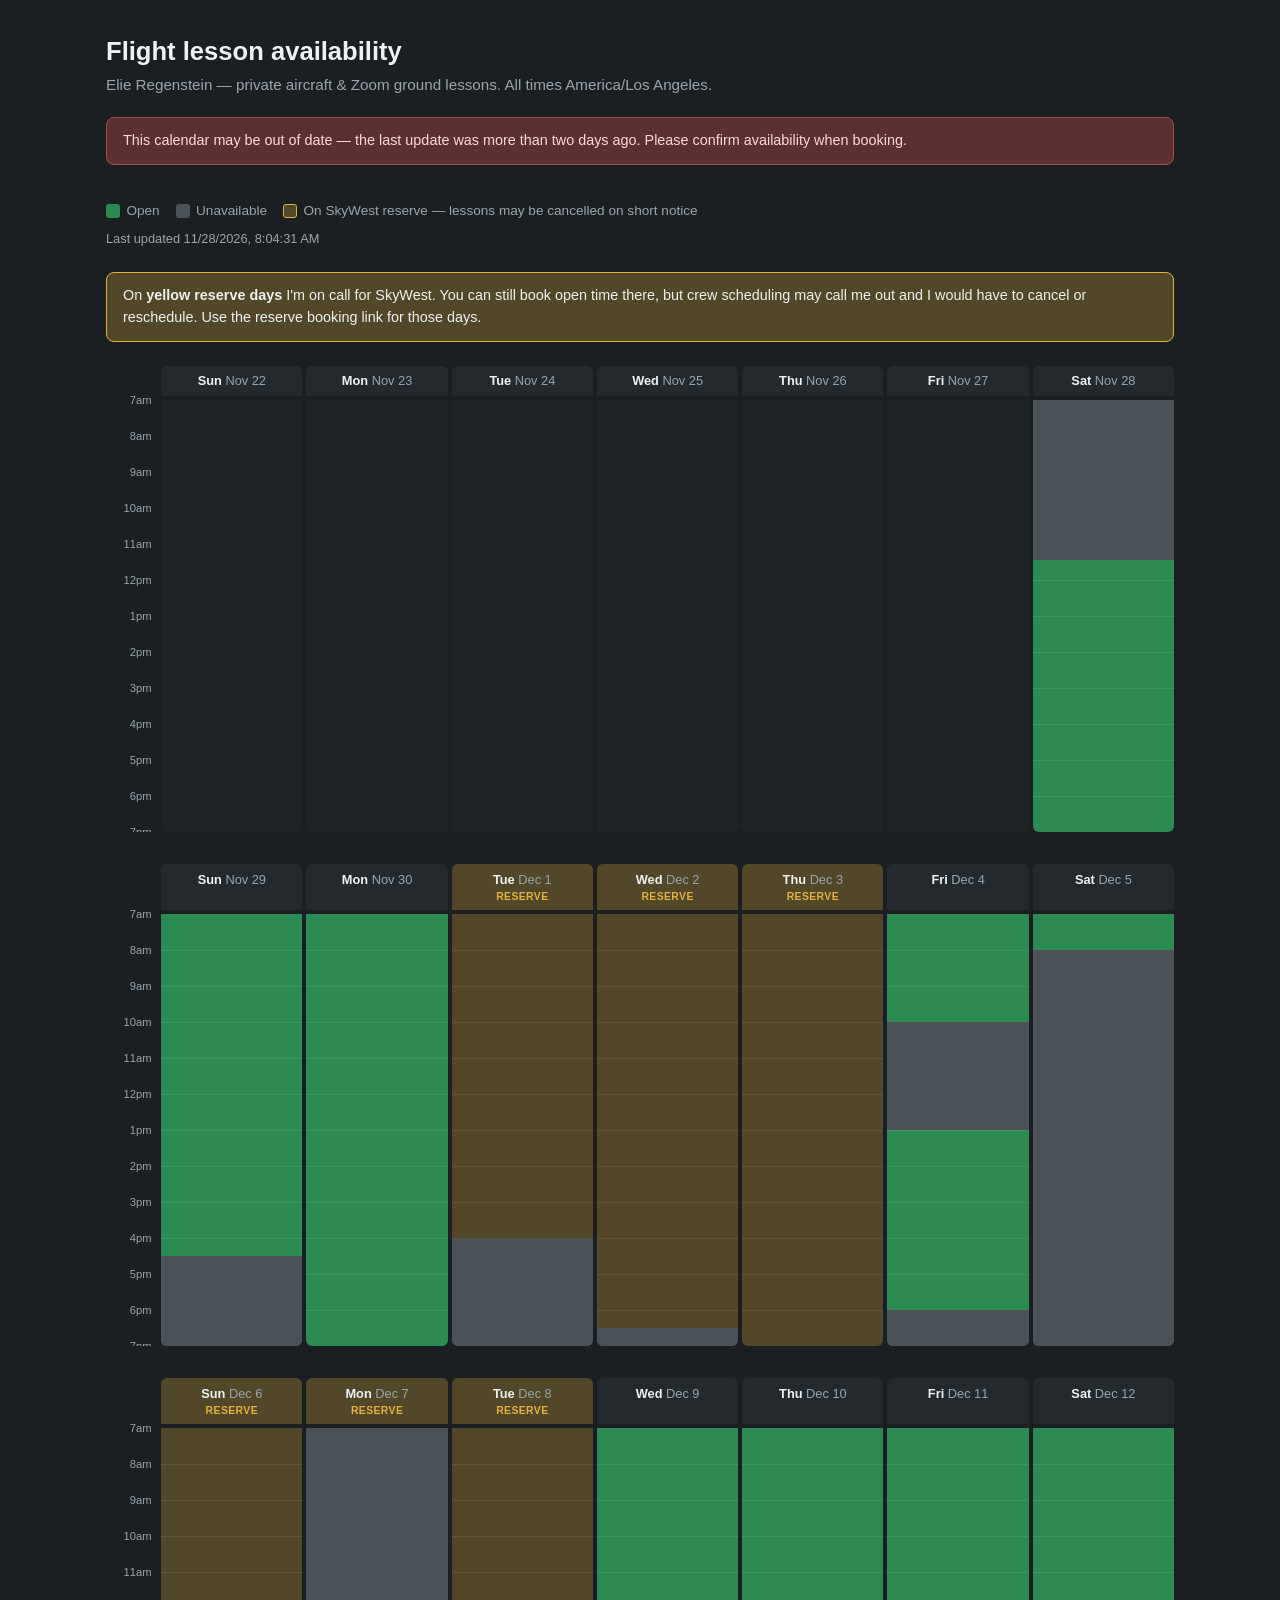
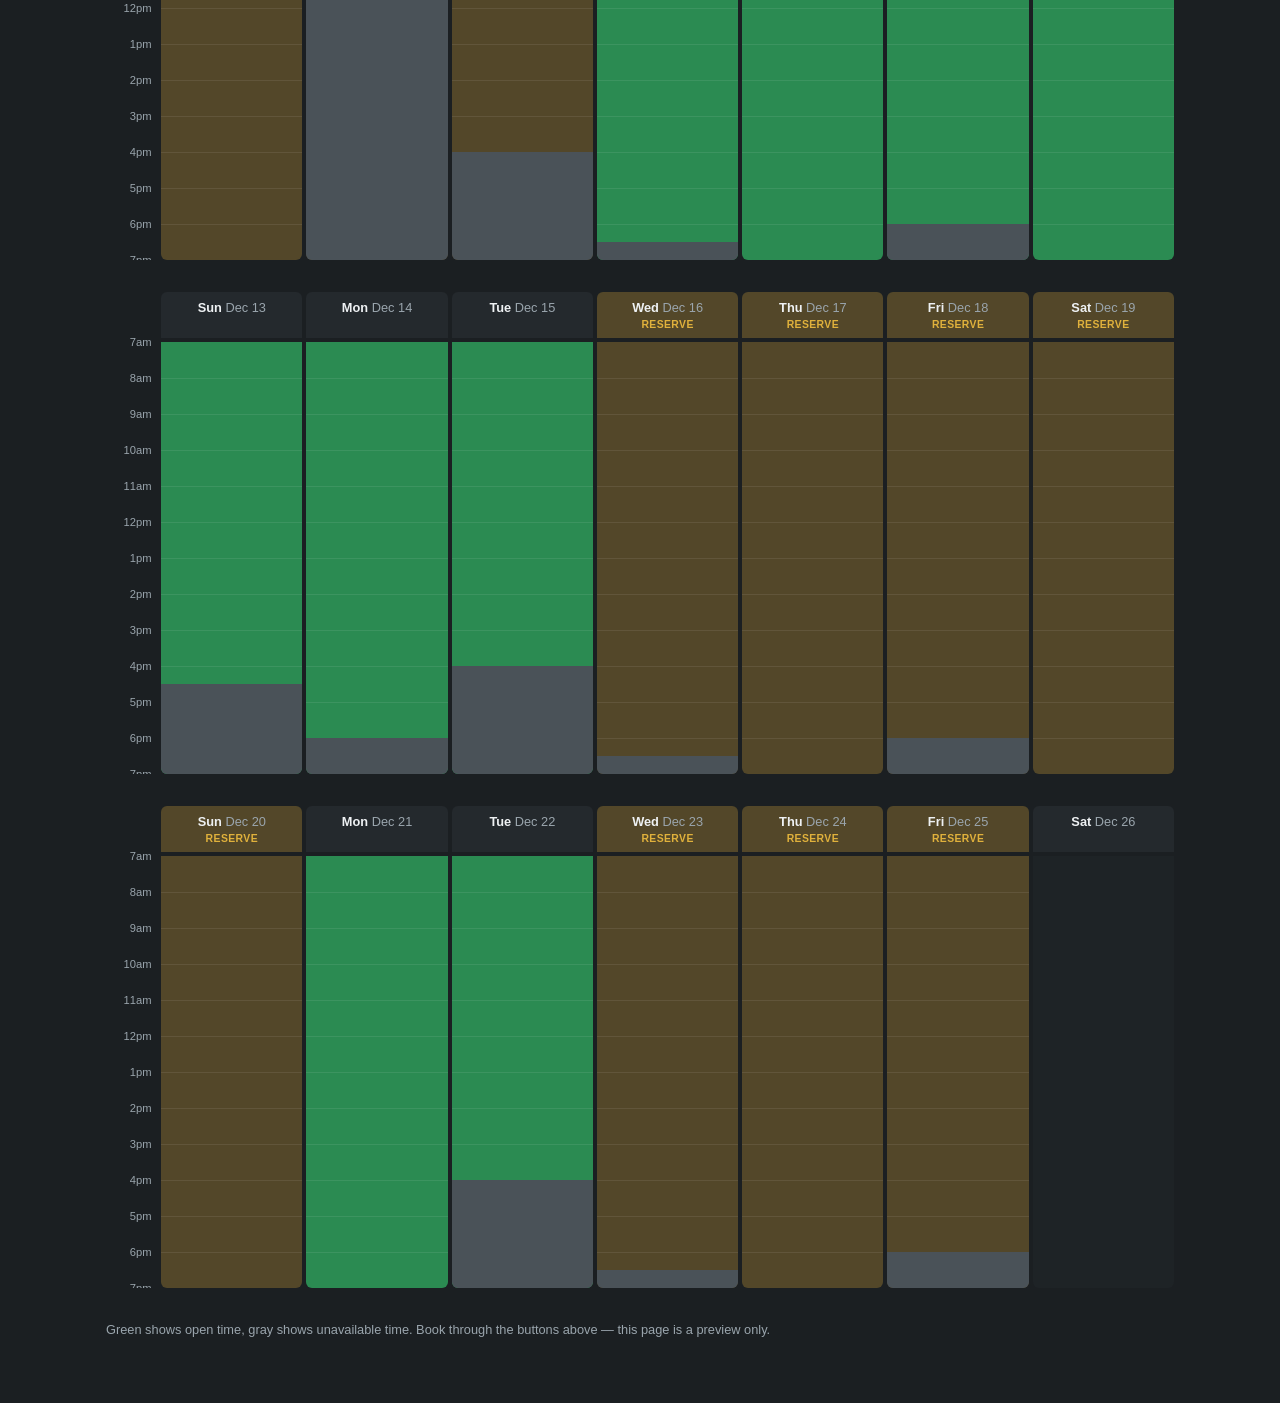
<file: availability/index.html>
<!DOCTYPE html>
<html lang="en">
<head>
<meta charset="utf-8" />
<meta name="viewport" content="width=device-width, initial-scale=1" />
<title>Lesson availability — Elie Regenstein</title>
<meta name="robots" content="noindex" />
<style>
  :root {
    --bg: #1b1f22;
    --panel: #24292d;
    --text: #eef1f3;
    --muted: #9aa5ad;
    --open: #2e9e5b;
    --open-soft: rgba(46, 158, 91, 0.85);
    --busy: #4a5258;
    --reserve: #e0b13c;
    --reserve-soft: rgba(224, 177, 60, 0.28);
    --line: rgba(255, 255, 255, 0.08);
  }
  * { box-sizing: border-box; }
  body {
    margin: 0;
    font-family: -apple-system, BlinkMacSystemFont, "Segoe UI", Roboto, Helvetica, Arial, sans-serif;
    background: var(--bg);
    color: var(--text);
    line-height: 1.5;
  }
  .wrap { max-width: 1100px; margin: 0 auto; padding: 2rem 1rem 4rem; }
  h1 { font-size: 1.6rem; font-weight: 600; margin: 0 0 0.25rem; }
  .sub { color: var(--muted); margin: 0 0 1.25rem; font-size: 0.95rem; }
  .actions { display: flex; flex-wrap: wrap; gap: 0.75rem; margin: 0 0 1rem; }
  .btn {
    display: inline-block;
    padding: 0.6rem 1.1rem;
    border-radius: 8px;
    font-weight: 600;
    text-decoration: none;
    font-size: 0.95rem;
  }
  .btn-confirmed { background: var(--open); color: #fff; }
  .btn-confirmed:hover { background: #37b96b; }
  .btn-reserve { background: var(--reserve); color: #201a06; }
  .btn-reserve:hover { background: #ecc35a; }
  .legend {
    display: flex; flex-wrap: wrap; gap: 1rem;
    font-size: 0.85rem; color: var(--muted);
    margin: 0 0 0.5rem;
  }
  .legend span { display: inline-flex; align-items: center; gap: 0.4rem; }
  .chip { width: 14px; height: 14px; border-radius: 3px; display: inline-block; }
  .chip-open { background: var(--open-soft); }
  .chip-busy { background: var(--busy); }
  .chip-reserve { background: var(--reserve-soft); border: 1px solid var(--reserve); }
  .stamp { color: var(--muted); font-size: 0.8rem; margin: 0 0 1.5rem; }
  .banner {
    background: #5a3030; border: 1px solid #a05050; color: #ffd9d9;
    border-radius: 8px; padding: 0.75rem 1rem; margin: 0 0 1.25rem;
    font-size: 0.9rem;
  }
  .banner.hidden, .actions a.hidden { display: none; }
  .reserve-note {
    background: var(--reserve-soft); border: 1px solid var(--reserve);
    border-radius: 8px; padding: 0.75rem 1rem; margin: 0 0 1.5rem;
    font-size: 0.9rem;
  }
  .week { margin: 0 0 2rem; }
  .week-scroller { overflow-x: auto; }
  .week-grid {
    display: grid;
    grid-template-columns: 3.2rem repeat(7, minmax(88px, 1fr));
    gap: 4px;
    min-width: 700px;
  }
  .day-head {
    text-align: center; font-size: 0.8rem; padding: 0.35rem 0.15rem;
    background: var(--panel); border-radius: 6px 6px 0 0;
  }
  .day-head .dow { font-weight: 600; }
  .day-head .dom { color: var(--muted); }
  .day-head.is-reserve { background: var(--reserve-soft); }
  .day-head .badge {
    display: block; font-size: 0.65rem; font-weight: 700;
    color: var(--reserve); text-transform: uppercase; letter-spacing: 0.04em;
  }
  .hours-col { position: relative; }
  .hours-col .hr {
    position: absolute; right: 0.35rem; transform: translateY(-50%);
    font-size: 0.7rem; color: var(--muted);
  }
  .day-track {
    position: relative; border-radius: 0 0 6px 6px; overflow: hidden;
    background: var(--open-soft);
  }
  .day-track.is-reserve { background: var(--reserve-soft); }
  .day-track.is-empty { background: var(--panel); opacity: 0.4; }
  .day-track .gridline {
    position: absolute; left: 0; right: 0; height: 1px;
    background: var(--line); pointer-events: none;
  }
  .day-track .busy {
    position: absolute; left: 0; right: 0;
    background: var(--busy);
  }
  .loading, .error { color: var(--muted); padding: 2rem 0; }
  .error { color: #ffb3b3; }
  footer { color: var(--muted); font-size: 0.8rem; margin-top: 2rem; }
</style>
</head>
<body>
<div class="wrap">
  <h1>Flight lesson availability</h1>
  <p class="sub">Elie Regenstein — private aircraft &amp; Zoom ground lessons. <span id="tz-note"></span></p>

  <div id="stale-banner" class="banner hidden">
    This calendar may be out of date — the last update was more than two days ago.
    Please confirm availability when booking.
  </div>

  <div class="actions">
    <a id="btn-confirmed" class="btn btn-confirmed hidden" href="#">Book a lesson</a>
    <a id="btn-reserve" class="btn btn-reserve hidden" href="#">Book on a reserve day (may cancel)</a>
  </div>

  <div class="legend">
    <span><span class="chip chip-open"></span> Open</span>
    <span><span class="chip chip-busy"></span> Unavailable</span>
    <span><span class="chip chip-reserve"></span> On SkyWest reserve — lessons may be cancelled on short notice</span>
  </div>
  <p class="stamp" id="stamp"></p>

  <div id="reserve-note" class="reserve-note hidden">
    On <strong>yellow reserve days</strong> I'm on call for SkyWest. You can still book
    open time there, but crew scheduling may call me out and I would have to cancel or
    reschedule. Use the reserve booking link for those days.
  </div>

  <div id="calendar"><p class="loading">Loading availability…</p></div>

  <footer>Green shows open time, gray shows unavailable time. Book through the
  buttons above — this page is a preview only.</footer>
</div>

<script>
(function () {
  "use strict";

  var STALE_HOURS = 48;
  var PX_PER_MINUTE = 0.6;

  function minutesOf(hhmm) {
    var parts = hhmm.split(":");
    return parseInt(parts[0], 10) * 60 + parseInt(parts[1], 10);
  }

  function fmtHour(minutes) {
    var h = Math.floor(minutes / 60);
    var suffix = h < 12 ? "am" : "pm";
    var display = h % 12 === 0 ? 12 : h % 12;
    return display + suffix;
  }

  function el(tag, className, text) {
    var node = document.createElement(tag);
    if (className) node.className = className;
    if (text) node.textContent = text;
    return node;
  }

  function localDate(iso) {
    var parts = iso.split("-");
    return new Date(parts[0], parts[1] - 1, parts[2]);
  }

  var DOW = ["Sun", "Mon", "Tue", "Wed", "Thu", "Fri", "Sat"];
  var MONTHS = ["Jan", "Feb", "Mar", "Apr", "May", "Jun",
                "Jul", "Aug", "Sep", "Oct", "Nov", "Dec"];

  function render(doc) {
    var winStart = minutesOf(doc.teaching_window.start);
    var winEnd = minutesOf(doc.teaching_window.end);
    var trackHeight = (winEnd - winStart) * PX_PER_MINUTE;

    var tzNote = document.getElementById("tz-note");
    tzNote.textContent = "All times " + doc.timezone.replace(/_/g, " ") + ".";

    var generated = new Date(doc.generated_at);
    var stamp = document.getElementById("stamp");
    stamp.textContent = "Last updated " + generated.toLocaleString();
    if (Date.now() - generated.getTime() > STALE_HOURS * 3600 * 1000) {
      document.getElementById("stale-banner").classList.remove("hidden");
    }

    if (doc.booking && doc.booking.confirmed) {
      var confirmedBtn = document.getElementById("btn-confirmed");
      confirmedBtn.href = doc.booking.confirmed;
      confirmedBtn.classList.remove("hidden");
    }
    var hasReserve = doc.days.some(function (d) { return d.reserve; });
    if (hasReserve) {
      document.getElementById("reserve-note").classList.remove("hidden");
      if (doc.booking && doc.booking.reserve) {
        var reserveBtn = document.getElementById("btn-reserve");
        reserveBtn.href = doc.booking.reserve;
        reserveBtn.classList.remove("hidden");
      }
    }

    var byDate = {};
    doc.days.forEach(function (d) { byDate[d.date] = d; });

    // Sunday-start calendar weeks covering the horizon.
    var first = localDate(doc.days[0].date);
    var last = localDate(doc.days[doc.days.length - 1].date);
    var cursor = new Date(first);
    cursor.setDate(cursor.getDate() - cursor.getDay());

    var calendar = document.getElementById("calendar");
    calendar.textContent = "";

    while (cursor <= last) {
      var week = el("div", "week");
      var scroller = el("div", "week-scroller");
      var grid = el("div", "week-grid");

      grid.appendChild(el("div", ""));  // corner above hour labels
      var dayCells = [];
      for (var i = 0; i < 7; i++) {
        var day = new Date(cursor);
        day.setDate(day.getDate() + i);
        var iso = day.getFullYear() + "-" +
          String(day.getMonth() + 1).padStart(2, "0") + "-" +
          String(day.getDate()).padStart(2, "0");
        var data = byDate[iso];
        dayCells.push({ day: day, data: data });

        var head = el("div", "day-head" + (data && data.reserve ? " is-reserve" : ""));
        head.appendChild(el("span", "dow", DOW[day.getDay()] + " "));
        head.appendChild(el("span", "dom", MONTHS[day.getMonth()] + " " + day.getDate()));
        if (data && data.reserve) head.appendChild(el("span", "badge", "reserve"));
        grid.appendChild(head);
      }

      var hoursCol = el("div", "hours-col");
      hoursCol.style.height = trackHeight + "px";
      for (var m = Math.ceil(winStart / 60) * 60; m <= winEnd; m += 60) {
        var label = el("span", "hr", fmtHour(m));
        label.style.top = ((m - winStart) * PX_PER_MINUTE) + "px";
        hoursCol.appendChild(label);
      }
      grid.appendChild(hoursCol);

      dayCells.forEach(function (cell) {
        var track;
        if (!cell.data) {
          track = el("div", "day-track is-empty");
        } else {
          track = el("div", "day-track" + (cell.data.reserve ? " is-reserve" : ""));
          for (var g = Math.ceil(winStart / 60) * 60; g < winEnd; g += 60) {
            if (g <= winStart) continue;
            var line = el("div", "gridline");
            line.style.top = ((g - winStart) * PX_PER_MINUTE) + "px";
            track.appendChild(line);
          }
          cell.data.busy.forEach(function (b) {
            var start = Math.max(minutesOf(b.start), winStart);
            var end = Math.min(minutesOf(b.end), winEnd);
            if (end <= start) return;
            var block = el("div", "busy");
            block.style.top = ((start - winStart) * PX_PER_MINUTE) + "px";
            block.style.height = ((end - start) * PX_PER_MINUTE) + "px";
            block.title = b.start + "–" + b.end + " unavailable";
            track.appendChild(block);
          });
        }
        track.style.height = trackHeight + "px";
        grid.appendChild(track);
      });

      scroller.appendChild(grid);
      week.appendChild(scroller);
      calendar.appendChild(week);
      cursor.setDate(cursor.getDate() + 7);
    }
  }

  fetch("availability.json?t=" + Date.now(), { cache: "no-store" })
    .then(function (response) {
      if (!response.ok) throw new Error("HTTP " + response.status);
      return response.json();
    })
    .then(render)
    .catch(function (error) {
      var calendar = document.getElementById("calendar");
      calendar.textContent = "";
      calendar.appendChild(el("p", "error",
        "Could not load availability (" + error.message + "). " +
        "Please try again later or use the booking links above."));
    });
})();
</script>
</body>
</html>
</file>
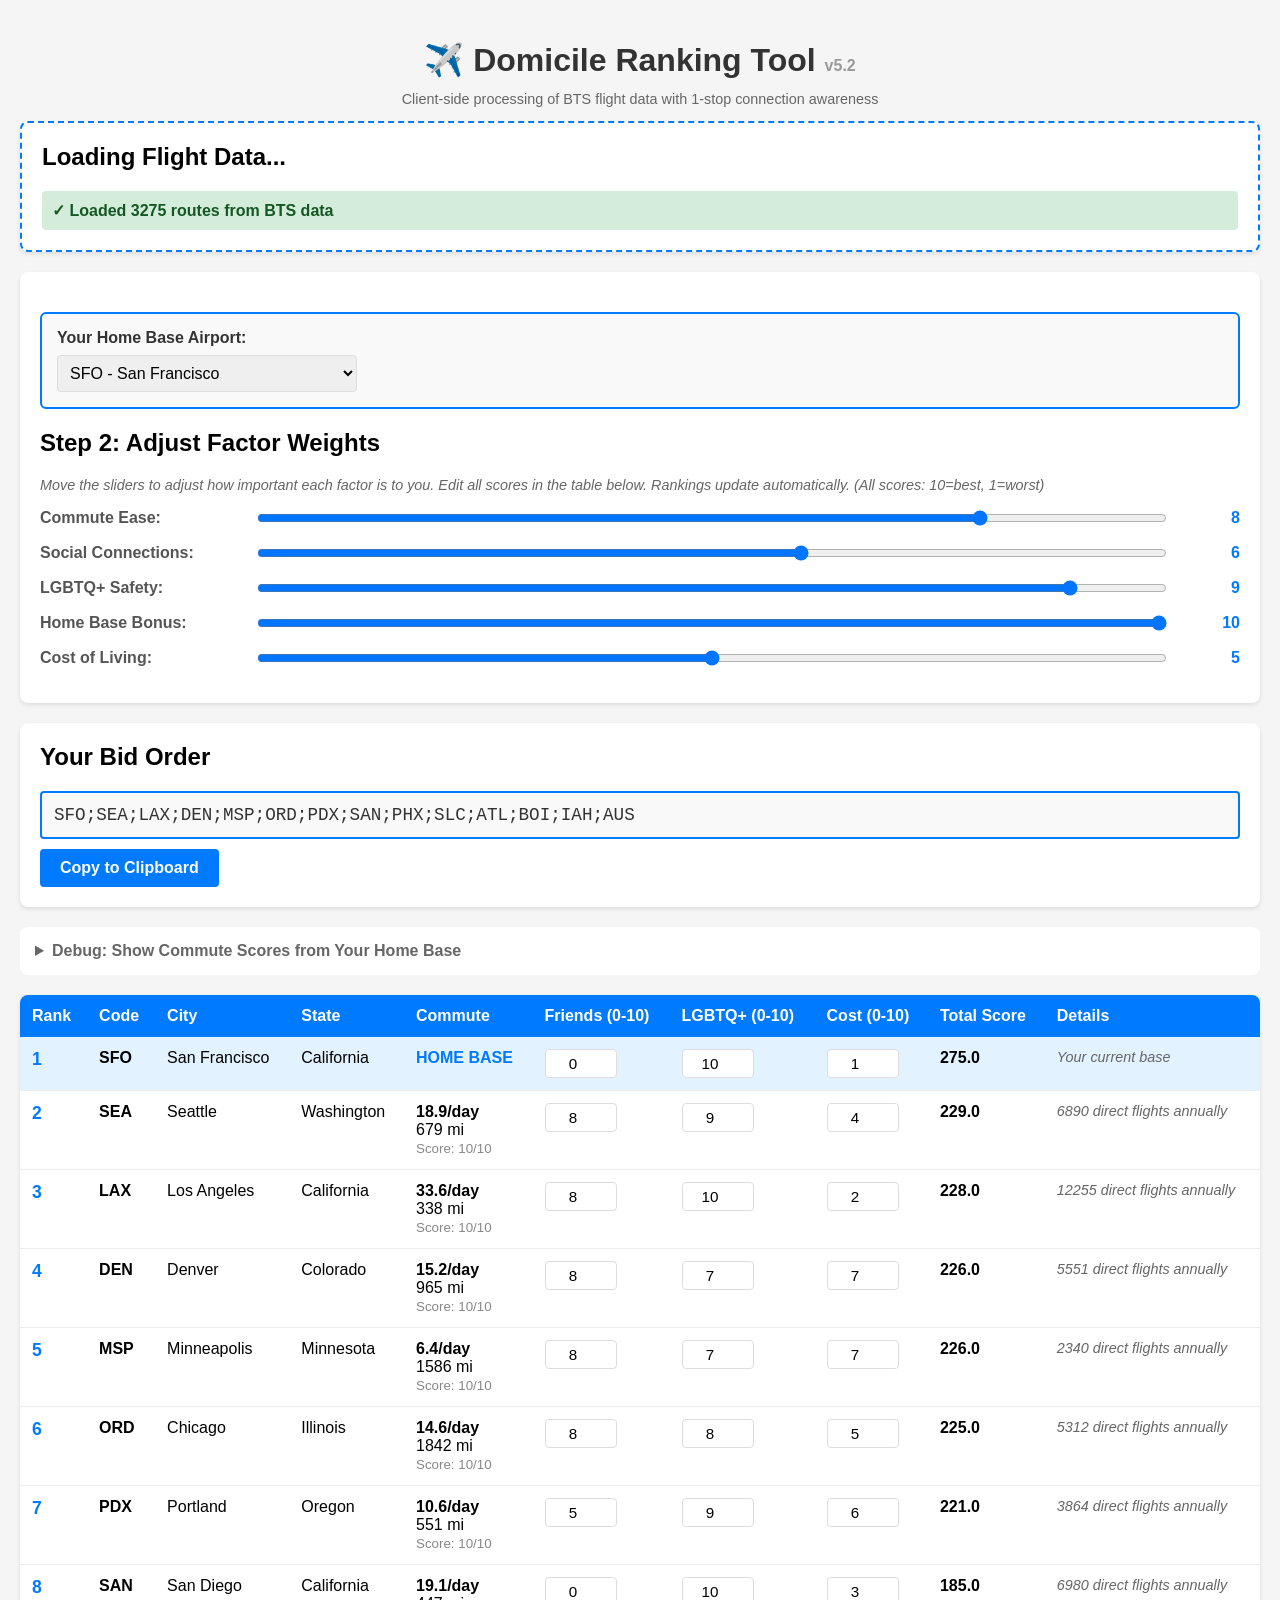
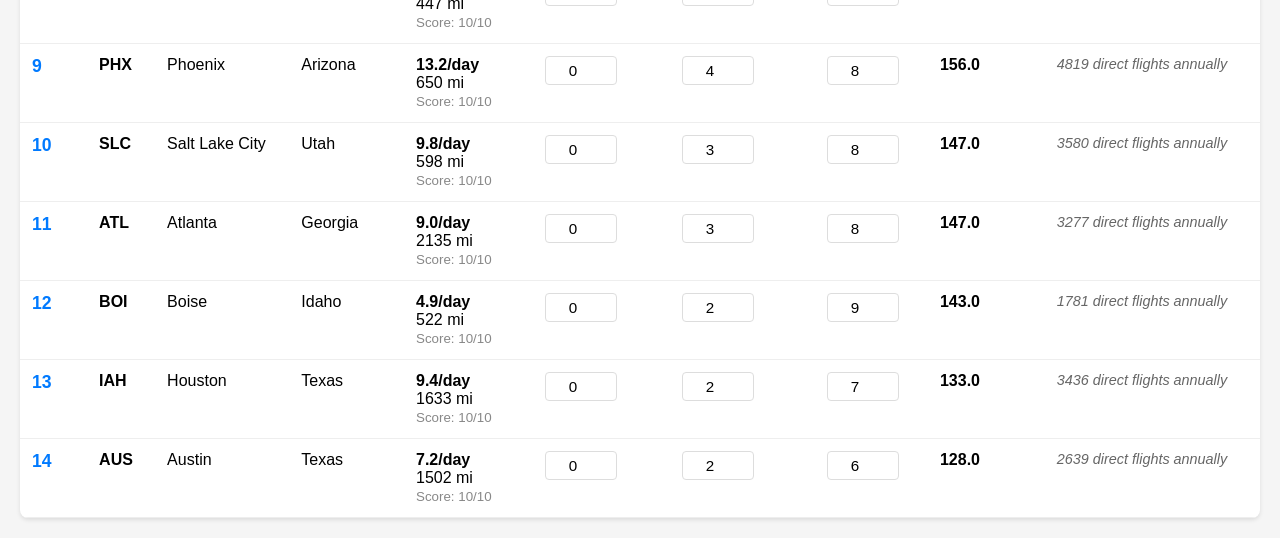
<file: domicile-ranker.html>
<!DOCTYPE html>
<html lang="en">
<head>
    <meta charset="UTF-8">
    <meta name="viewport" content="width=device-width, initial-scale=1.0">
    <title>Domicile Ranking Tool</title>
    <style>
        body {
            font-family: -apple-system, BlinkMacSystemFont, 'Segoe UI', Roboto, Oxygen, Ubuntu, Cantarell, sans-serif;
            max-width: 1400px;
            margin: 0 auto;
            padding: 20px;
            background-color: #f5f5f5;
        }
        h1 {
            color: #333;
            text-align: center;
        }
        .controls {
            background: white;
            padding: 20px;
            border-radius: 8px;
            margin-bottom: 20px;
            box-shadow: 0 2px 4px rgba(0,0,0,0.1);
        }
        .weight-control {
            margin: 15px 0;
            display: grid;
            grid-template-columns: 200px 1fr 60px;
            gap: 15px;
            align-items: center;
        }
        .weight-control label {
            font-weight: 600;
            color: #555;
        }
        input[type="range"] {
            width: 100%;
        }
        .weight-value {
            text-align: right;
            font-weight: bold;
            color: #007AFF;
        }
        table {
            width: 100%;
            background: white;
            border-collapse: collapse;
            border-radius: 8px;
            overflow: hidden;
            box-shadow: 0 2px 4px rgba(0,0,0,0.1);
        }
        th {
            background-color: #007AFF;
            color: white;
            padding: 12px;
            text-align: left;
            font-weight: 600;
        }
        td {
            padding: 12px;
            border-bottom: 1px solid #eee;
            vertical-align: top;
        }
        tr:hover {
            background-color: #f9f9f9;
        }
        .rank {
            font-weight: bold;
            font-size: 1.1em;
            color: #007AFF;
        }
        .score {
            font-weight: 600;
        }
        .top-choice {
            background-color: #E3F2FF;
        }
        .note {
            font-style: italic;
            color: #666;
            font-size: 0.9em;
        }
        input[type="number"] {
            width: 60px;
            padding: 5px;
            border: 1px solid #ddd;
            border-radius: 4px;
            text-align: center;
            font-size: 0.95em;
        }
        input[type="number"]:focus {
            outline: none;
            border-color: #007AFF;
        }
        .output-section {
            background: white;
            padding: 20px;
            border-radius: 8px;
            margin-bottom: 20px;
            box-shadow: 0 2px 4px rgba(0,0,0,0.1);
        }
        .output-section h2 {
            margin-top: 0;
        }
        #bid-string {
            width: 100%;
            padding: 12px;
            font-family: 'Monaco', 'Courier New', monospace;
            font-size: 1.1em;
            border: 2px solid #007AFF;
            border-radius: 4px;
            background-color: #f9f9f9;
            color: #333;
            box-sizing: border-box;
        }
        #bid-string:focus {
            outline: none;
            background-color: #fff;
        }
        .copy-button {
            margin-top: 10px;
            padding: 10px 20px;
            background-color: #007AFF;
            color: white;
            border: none;
            border-radius: 4px;
            font-size: 1em;
            cursor: pointer;
            font-weight: 600;
        }
        .copy-button:hover {
            background-color: #0056b3;
        }
        .copy-button:active {
            background-color: #004494;
        }
        .copied-message {
            display: inline-block;
            margin-left: 10px;
            color: #34C759;
            font-weight: 600;
            opacity: 0;
            transition: opacity 0.3s;
        }
        .copied-message.show {
            opacity: 1;
        }
        select {
            padding: 8px;
            border: 1px solid #ddd;
            border-radius: 4px;
            font-size: 1em;
            width: 100%;
            max-width: 300px;
        }
        select:focus {
            outline: none;
            border-color: #007AFF;
        }
        .home-base-control {
            margin: 20px 0;
            padding: 15px;
            background-color: #f9f9f9;
            border-radius: 6px;
            border: 2px solid #007AFF;
        }
        .home-base-control label {
            display: block;
            font-weight: 600;
            color: #333;
            margin-bottom: 8px;
        }
        .file-upload-section {
            background: white;
            padding: 20px;
            border-radius: 8px;
            margin-bottom: 20px;
            box-shadow: 0 2px 4px rgba(0,0,0,0.1);
            border: 2px dashed #007AFF;
        }
        .file-upload-section h2 {
            margin-top: 0;
        }
        input[type="file"] {
            display: none;
        }
        .file-label {
            display: inline-block;
            padding: 12px 24px;
            background-color: #007AFF;
            color: white;
            border-radius: 4px;
            cursor: pointer;
            font-weight: 600;
            transition: background-color 0.2s;
        }
        .file-label:hover {
            background-color: #0056b3;
        }
        .file-info {
            margin-top: 10px;
            color: #666;
            font-size: 0.9em;
        }
        .loading {
            display: none;
            margin-top: 15px;
            padding: 15px;
            background-color: #FFF3CD;
            border-radius: 4px;
            border-left: 4px solid #FFC107;
        }
        .loading.show {
            display: block;
        }
        .spinner {
            display: inline-block;
            width: 16px;
            height: 16px;
            border: 3px solid rgba(0,0,0,.1);
            border-radius: 50%;
            border-top-color: #007AFF;
            animation: spin 1s ease-in-out infinite;
        }
        @keyframes spin {
            to { transform: rotate(360deg); }
        }
        .status {
            margin-top: 10px;
            padding: 10px;
            border-radius: 4px;
            font-weight: 600;
        }
        .status.success {
            background-color: #D4EDDA;
            color: #155724;
        }
        .status.error {
            background-color: #F8D7DA;
            color: #721C24;
        }
        .hidden {
            display: none;
        }
        .info-box {
            background-color: #E3F2FF;
            padding: 15px;
            border-radius: 4px;
            margin: 15px 0;
            border-left: 4px solid #007AFF;
        }
        .info-box p {
            margin: 5px 0;
            font-size: 0.9em;
        }
    </style>
</head>
<body>
    <h1>✈️ Domicile Ranking Tool <span style="font-size: 0.5em; color: #999;">v5.2</span></h1>
    <p style="text-align: center; color: #666; font-size: 0.9em; margin-top: -10px;">
        Client-side processing of BTS flight data with 1-stop connection awareness
    </p>

    <div class="file-upload-section" id="loading-section">
        <h2 id="upload-heading">Loading Flight Data...</h2>
        <div class="loading show" id="loading">
            <span class="spinner"></span>
            <span id="loading-text">Fetching flight data from BTS database...</span>
        </div>
        <div class="status hidden" id="status"></div>
        
        <div id="manual-upload" class="hidden" style="margin-top: 20px;">
            <p style="margin-bottom: 15px;">Please select the BTS CSV file from your local directory:</p>
            <label for="csv-file" class="file-label">Choose CSV File</label>
            <input type="file" id="csv-file" accept=".csv">
            <div class="file-info" id="file-info"></div>
        </div>
    </div>
    
    <div id="main-app" class="hidden">
        <div class="controls">
            <div class="home-base-control">
                <label for="home-base">Your Home Base Airport:</label>
                <select id="home-base">
                    <option value="SFO" selected>SFO - San Francisco</option>
                    <option value="LAX">LAX - Los Angeles</option>
                    <option value="SAN">SAN - San Diego</option>
                    <option value="SEA">SEA - Seattle</option>
                    <option value="PDX">PDX - Portland</option>
                    <option value="DEN">DEN - Denver</option>
                    <option value="ORD">ORD - Chicago O'Hare</option>
                    <option value="MSP">MSP - Minneapolis</option>
                    <option value="PHX">PHX - Phoenix</option>
                    <option value="SLC">SLC - Salt Lake City</option>
                    <option value="BOI">BOI - Boise</option>
                    <option value="AUS">AUS - Austin</option>
                    <option value="IAH">IAH - Houston</option>
                    <option value="ATL">ATL - Atlanta</option>
                    <option value="JFK">JFK - New York JFK</option>
                    <option value="LGA">LGA - New York LaGuardia</option>
                    <option value="EWR">EWR - Newark</option>
                    <option value="BOS">BOS - Boston</option>
                    <option value="DCA">DCA - Washington Reagan</option>
                    <option value="IAD">IAD - Washington Dulles</option>
                    <option value="MIA">MIA - Miami</option>
                    <option value="MCO">MCO - Orlando</option>
                    <option value="FLL">FLL - Fort Lauderdale</option>
                    <option value="TPA">TPA - Tampa</option>
                    <option value="DFW">DFW - Dallas Fort Worth</option>
                    <option value="PHL">PHL - Philadelphia</option>
                    <option value="CLT">CLT - Charlotte</option>
                    <option value="DTW">DTW - Detroit</option>
                    <option value="LAS">LAS - Las Vegas</option>
                    <option value="BNA">BNA - Nashville</option>
                    <option value="RDU">RDU - Raleigh-Durham</option>
                    <option value="PVD">PVD - Providence</option>
                    <option value="BDL">BDL - Hartford</option>
                    <option value="BUF">BUF - Buffalo</option>
                    <option value="PIT">PIT - Pittsburgh</option>
                    <option value="MKE">MKE - Milwaukee</option>
                    <option value="IND">IND - Indianapolis</option>
                    <option value="CMH">CMH - Columbus</option>
                    <option value="STL">STL - St. Louis</option>
                    <option value="MCI">MCI - Kansas City</option>
                </select>
            </div>
            
            <h2>Step 2: Adjust Factor Weights</h2>
            <p class="note">Move the sliders to adjust how important each factor is to you. Edit all scores in the table below. Rankings update automatically. (All scores: 10=best, 1=worst)</p>
            
            <div class="weight-control">
                <label for="commute">Commute Ease:</label>
                <input type="range" id="commute" min="0" max="10" value="8" step="0.5">
                <span class="weight-value" id="commute-value">8</span>
            </div>
            
            <div class="weight-control">
                <label for="friends">Social Connections:</label>
                <input type="range" id="friends" min="0" max="10" value="6" step="0.5">
                <span class="weight-value" id="friends-value">6</span>
            </div>
            
            <div class="weight-control">
                <label for="lgbtq">LGBTQ+ Safety:</label>
                <input type="range" id="lgbtq" min="0" max="10" value="9" step="0.5">
                <span class="weight-value" id="lgbtq-value">9</span>
            </div>
            
            <div class="weight-control">
                <label for="home">Home Base Bonus:</label>
                <input type="range" id="home" min="0" max="10" value="10" step="0.5">
                <span class="weight-value" id="home-value">10</span>
            </div>
            
            <div class="weight-control">
                <label for="cost">Cost of Living:</label>
                <input type="range" id="cost" min="0" max="10" value="5" step="0.5">
                <span class="weight-value" id="cost-value">5</span>
            </div>
        </div>
        
        <div class="output-section">
            <h2>Your Bid Order</h2>
            <input type="text" id="bid-string" readonly value="">
            <button class="copy-button" onclick="copyBidString()">Copy to Clipboard</button>
            <span class="copied-message" id="copied-message">Copied!</span>
        </div>
        
        <details style="margin: 20px 0; background: white; padding: 15px; border-radius: 8px;">
            <summary style="cursor: pointer; color: #666; font-weight: 600;">Debug: Show Commute Scores from Your Home Base</summary>
            <div id="debug-commute" style="margin-top: 15px; font-family: monospace; font-size: 0.9em; line-height: 1.6;"></div>
        </details>
        
        <table id="rankings">
            <thead>
                <tr>
                    <th>Rank</th>
                    <th>Code</th>
                    <th>City</th>
                    <th>State</th>
                    <th>Commute</th>
                    <th>Friends (0-10)</th>
                    <th>LGBTQ+ (0-10)</th>
                    <th>Cost (0-10)</th>
                    <th>Total Score</th>
                    <th>Details</th>
                </tr>
            </thead>
            <tbody id="results">
            </tbody>
        </table>
    </div>

    <script>
        const DOMICILES = ['ATL', 'AUS', 'BOI', 'DEN', 'IAH', 'LAX', 'MSP', 'ORD', 'PDX', 'PHX', 'SAN', 'SEA', 'SFO', 'SLC'];
        const MAJOR_HUBS = ['ATL', 'DEN', 'ORD', 'DFW', 'LAX', 'SFO', 'SEA', 'PHX', 'IAH', 'EWR', 'CLT', 'DTW', 'MSP'];
        
        const AIRPORT_COORDS = {
            'ATL': [33.6407, -84.4277], 'AUS': [30.1945, -97.6699], 'BOI': [43.5644, -116.2228],
            'DEN': [39.8561, -104.6737], 'IAH': [29.9902, -95.3368], 'LAX': [33.9416, -118.4085],
            'MSP': [44.8820, -93.2218], 'ORD': [41.9742, -87.9073], 'PDX': [45.5887, -122.5975],
            'PHX': [33.4342, -112.0116], 'SAN': [32.7338, -117.1933], 'SEA': [47.4502, -122.3088],
            'SFO': [37.6213, -122.3790], 'SLC': [40.7899, -111.9791], 'JFK': [40.6413, -73.7781],
            'LGA': [40.7769, -73.8740], 'EWR': [40.6895, -74.1745], 'BOS': [42.3656, -71.0096],
            'DCA': [38.8521, -77.0377], 'IAD': [38.9531, -77.4565], 'MIA': [25.7959, -80.2870],
            'MCO': [28.4312, -81.3081], 'FLL': [26.0742, -80.1506], 'TPA': [27.9755, -82.5332],
            'DFW': [32.8998, -97.0403], 'PHL': [39.8744, -75.2424], 'CLT': [35.2144, -80.9473],
            'DTW': [42.2162, -83.3554], 'LAS': [36.0840, -115.1537], 'BNA': [36.1263, -86.6774],
            'RDU': [35.8776, -78.7875], 'PVD': [41.7240, -71.4281], 'BDL': [41.9389, -72.6832],
            'BUF': [42.9405, -78.7322], 'PIT': [40.4915, -80.2329], 'MKE': [42.9472, -87.8965],
            'IND': [39.7173, -86.2944], 'CMH': [39.9980, -82.8919], 'STL': [38.7487, -90.3700],
            'MCI': [39.2976, -94.7139]
        };
        
        let flightRoutes = {};
        let flightConnectivity = {};
        
        function calculateDistance(lat1, lon1, lat2, lon2) {
            const R = 3959;
            const dLat = (lat2 - lat1) * Math.PI / 180;
            const dLon = (lon2 - lon1) * Math.PI / 180;
            const a = Math.sin(dLat/2) * Math.sin(dLat/2) +
                      Math.cos(lat1 * Math.PI / 180) * Math.cos(lat2 * Math.PI / 180) *
                      Math.sin(dLon/2) * Math.sin(dLon/2);
            const c = 2 * Math.atan2(Math.sqrt(a), Math.sqrt(1-a));
            return R * c;
        }
        
        const domiciles = [
            { code: 'SFO', city: 'San Francisco', state: 'California', friends: 0, lgbtq: 10, cost: 1 },
            { code: 'LAX', city: 'Los Angeles', state: 'California', friends: 8, lgbtq: 10, cost: 2 },
            { code: 'SAN', city: 'San Diego', state: 'California', friends: 0, lgbtq: 10, cost: 3 },
            { code: 'SEA', city: 'Seattle', state: 'Washington', friends: 8, lgbtq: 9, cost: 4 },
            { code: 'PDX', city: 'Portland', state: 'Oregon', friends: 5, lgbtq: 9, cost: 6 },
            { code: 'DEN', city: 'Denver', state: 'Colorado', friends: 8, lgbtq: 7, cost: 7 },
            { code: 'ORD', city: 'Chicago', state: 'Illinois', friends: 8, lgbtq: 8, cost: 5 },
            { code: 'MSP', city: 'Minneapolis', state: 'Minnesota', friends: 8, lgbtq: 7, cost: 7 },
            { code: 'PHX', city: 'Phoenix', state: 'Arizona', friends: 0, lgbtq: 4, cost: 8 },
            { code: 'SLC', city: 'Salt Lake City', state: 'Utah', friends: 0, lgbtq: 3, cost: 8 },
            { code: 'BOI', city: 'Boise', state: 'Idaho', friends: 0, lgbtq: 2, cost: 9 },
            { code: 'AUS', city: 'Austin', state: 'Texas', friends: 0, lgbtq: 2, cost: 6 },
            { code: 'IAH', city: 'Houston', state: 'Texas', friends: 0, lgbtq: 2, cost: 7 },
            { code: 'ATL', city: 'Atlanta', state: 'Georgia', friends: 0, lgbtq: 3, cost: 8 }
        ];

        function parseCSV(text) {
            const lines = text.split('\n');
            const headers = lines[0].split(',');
            const data = [];
            
            for (let i = 1; i < lines.length; i++) {
                if (!lines[i].trim()) continue;
                const values = lines[i].split(',');
                const row = {};
                headers.forEach((header, index) => {
                    row[header.trim()] = values[index] ? values[index].trim() : '';
                });
                data.push(row);
            }
            
            return data;
        }

        function scoreDirectFlights(departures) {
            if (departures >= 1000) return 10;
            if (departures >= 500) return 9;
            if (departures >= 250) return 8;
            if (departures >= 100) return 7;
            if (departures >= 50) return 6;
            if (departures >= 25) return 5;
            if (departures >= 10) return 4;
            return null;
        }

        function findBestConnection(origin, dest) {
            let bestScore = 0;
            
            for (const hub of MAJOR_HUBS) {
                if (hub === origin || hub === dest) continue;
                
                const leg1 = flightRoutes[`${origin}-${hub}`] || 0;
                const leg2 = flightRoutes[`${hub}-${dest}`] || 0;
                
                if (leg1 > 0 && leg2 > 0) {
                    const minFreq = Math.min(leg1, leg2);
                    let connectionScore;
                    
                    if (minFreq >= 100) {
                        connectionScore = 4;
                    } else if (minFreq >= 50) {
                        connectionScore = 3;
                    } else {
                        connectionScore = 2;
                    }
                    
                    bestScore = Math.max(bestScore, connectionScore);
                }
            }
            
            return bestScore > 0 ? bestScore : 2;
        }

        function processFlightData(csvData) {
            document.getElementById('loading-text').textContent = 'Processing CSV data...';
            
            flightRoutes = {};
            
            csvData.forEach(row => {
                const origin = row.ORIGIN;
                const dest = row.DEST;
                const departures = parseInt(parseFloat(row.DEPARTURES_PERFORMED || 0));
                
                if (origin && dest && !isNaN(departures)) {
                    const key = `${origin}-${dest}`;
                    flightRoutes[key] = (flightRoutes[key] || 0) + departures;
                }
            });
            
            document.getElementById('loading-text').textContent = 'Calculating connectivity scores...';
            
            setTimeout(() => {
                const homeBaseSelect = document.getElementById('home-base');
                const allAirports = Array.from(homeBaseSelect.options).map(opt => opt.value);
                
                flightConnectivity = {};
                
                allAirports.forEach(homeBase => {
                    flightConnectivity[homeBase] = {};
                    
                    DOMICILES.forEach(domicile => {
                        if (homeBase === domicile) {
                            flightConnectivity[homeBase][domicile] = 10;
                        } else {
                            const key = `${homeBase}-${domicile}`;
                            const departures = flightRoutes[key] || 0;
                            let score = scoreDirectFlights(departures);
                            
                            if (score === null) {
                                score = findBestConnection(homeBase, domicile);
                            }
                            
                            flightConnectivity[homeBase][domicile] = score;
                        }
                    });
                });
                
                const routeCount = Object.keys(flightRoutes).length;
                document.getElementById('loading').classList.remove('show');
                document.getElementById('status').className = 'status success';
                document.getElementById('status').textContent = `✓ Loaded ${routeCount} routes from BTS data`;
                document.getElementById('main-app').classList.remove('hidden');
                
                setTimeout(() => {
                    document.getElementById('loading-section').style.display = 'none';
                }, 2000);
                
                calculateScores();
            }, 50);
        }

        async function loadDefaultData() {
            try {
                document.getElementById('loading-text').textContent = 'Fetching flight data...';
                const response = await fetch('flight_data_filtered.csv');
                
                if (!response.ok) {
                    throw new Error('fetch_failed');
                }
                
                document.getElementById('loading-text').textContent = 'Parsing CSV data...';
                const text = await response.text();
                const csvData = parseCSV(text);
                processFlightData(csvData);
                
            } catch (error) {
                document.getElementById('loading').classList.remove('show');
                document.getElementById('upload-heading').textContent = 'Load Flight Data';
                
                if (error.message === 'fetch_failed' || error.name === 'TypeError') {
                    document.getElementById('status').className = 'status';
                    document.getElementById('status').style.backgroundColor = '#E3F2FF';
                    document.getElementById('status').style.color = '#004085';
                    document.getElementById('status').textContent = '📁 Local mode: Please select T_T100D_SEGMENT_US_CARRIER_ONLY.csv from your directory';
                } else {
                    document.getElementById('status').className = 'status error';
                    document.getElementById('status').textContent = `⚠️ Error: ${error.message}`;
                }
                
                document.getElementById('manual-upload').classList.remove('hidden');
            }
        }
        
        document.getElementById('csv-file').addEventListener('change', (e) => {
            const file = e.target.files[0];
            if (!file) return;
            
            document.getElementById('file-info').textContent = `Selected: ${file.name} (${(file.size / 1024 / 1024).toFixed(1)} MB)`;
            document.getElementById('loading').classList.add('show');
            document.getElementById('status').classList.add('hidden');
            
            const reader = new FileReader();
            reader.onload = (event) => {
                try {
                    const csvData = parseCSV(event.target.result);
                    processFlightData(csvData);
                } catch (error) {
                    document.getElementById('loading').classList.remove('show');
                    document.getElementById('status').className = 'status error';
                    document.getElementById('status').textContent = `Error: ${error.message}`;
                }
            };
            reader.readAsText(file);
        });
        
        // Auto-load data on page load
        window.addEventListener('DOMContentLoaded', loadDefaultData);

        function getCommuteScore(homeBase, domicileCode, domicileObj) {
            if (domicileObj.commuteOverride && domicileObj.commuteOverride[homeBase] !== undefined) {
                return domicileObj.commuteOverride[homeBase];
            }
            if (flightConnectivity[homeBase] && flightConnectivity[homeBase][domicileCode] !== undefined) {
                return flightConnectivity[homeBase][domicileCode];
            }
            return 5;
        }
        
        function calculateScores() {
            const weights = {
                commute: parseFloat(document.getElementById('commute').value),
                friends: parseFloat(document.getElementById('friends').value),
                lgbtq: parseFloat(document.getElementById('lgbtq').value),
                home: parseFloat(document.getElementById('home').value),
                cost: parseFloat(document.getElementById('cost').value)
            };
            
            const homeBase = document.getElementById('home-base').value;

            document.getElementById('commute-value').textContent = weights.commute;
            document.getElementById('friends-value').textContent = weights.friends;
            document.getElementById('lgbtq-value').textContent = weights.lgbtq;
            document.getElementById('home-value').textContent = weights.home;
            document.getElementById('cost-value').textContent = weights.cost;

            const scored = domiciles.map(d => {
                const commuteScore = getCommuteScore(homeBase, d.code, d);
                const isHomeBase = (homeBase === d.code);
                
                const homeCoords = AIRPORT_COORDS[homeBase];
                const domicileCoords = AIRPORT_COORDS[d.code];
                const distance = (homeCoords && domicileCoords) 
                    ? calculateDistance(homeCoords[0], homeCoords[1], domicileCoords[0], domicileCoords[1])
                    : 9999;
                
                const routeKey = `${homeBase}-${d.code}`;
                const departures = flightRoutes[routeKey] || 0;
                const flightsPerDay = departures / 365;
                
                let score = 
                    (commuteScore * weights.commute) +
                    (d.friends * weights.friends) +
                    (d.lgbtq * weights.lgbtq) +
                    (d.cost * weights.cost);
                
                if (isHomeBase) {
                    score += (10 * weights.home);
                }

                return {
                    ...d,
                    commuteScore: commuteScore,
                    isHomeBase: isHomeBase,
                    totalScore: score,
                    distance: distance,
                    flightsPerDay: flightsPerDay,
                    directFlights: departures
                };
            });

            scored.sort((a, b) => {
                if (Math.abs(b.totalScore - a.totalScore) < 0.01) {
                    return a.distance - b.distance;
                }
                return b.totalScore - a.totalScore;
            });

            const tbody = document.getElementById('results');
            tbody.innerHTML = '';

            scored.forEach((d, index) => {
                const row = document.createElement('tr');
                if (index === 0) {
                    row.classList.add('top-choice');
                }
                
                let commuteDisplay = '';
                let commuteDetails = '';
                
                if (d.isHomeBase) {
                    commuteDisplay = '<strong style="color: #007AFF;">HOME BASE</strong>';
                    commuteDetails = 'Your current base';
                } else if (d.directFlights > 0) {
                    const flightInfo = d.flightsPerDay >= 1 
                        ? `${d.flightsPerDay.toFixed(1)}/day` 
                        : `${d.directFlights}/year`;
                    commuteDisplay = `<strong>${flightInfo}</strong><br>${Math.round(d.distance)} mi<br><small style="color: #888;">Score: ${d.commuteScore}/10</small>`;
                    commuteDetails = `${d.directFlights} direct flights annually`;
                } else {
                    commuteDisplay = `<strong>1-stop</strong><br>${Math.round(d.distance)} mi<br><small style="color: #888;">Score: ${d.commuteScore}/10</small>`;
                    commuteDetails = `No direct service`;
                }
                
                row.innerHTML = `
                    <td class="rank">${index + 1}</td>
                    <td><strong>${d.code}</strong></td>
                    <td>${d.city}</td>
                    <td>${d.state}</td>
                    <td>${commuteDisplay}</td>
                    <td>
                        <input type="number" 
                               min="0" 
                               max="10" 
                               step="0.5" 
                               value="${d.friends}" 
                               data-code="${d.code}"
                               data-field="friends"
                               class="field-input">
                    </td>
                    <td>
                        <input type="number" 
                               min="0" 
                               max="10" 
                               step="0.5" 
                               value="${d.lgbtq}" 
                               data-code="${d.code}"
                               data-field="lgbtq"
                               class="field-input">
                    </td>
                    <td>
                        <input type="number" 
                               min="0" 
                               max="10" 
                               step="0.5" 
                               value="${d.cost}" 
                               data-code="${d.code}"
                               data-field="cost"
                               class="field-input">
                    </td>
                    <td class="score">${d.totalScore.toFixed(1)}</td>
                    <td class="note">${commuteDetails}</td>
                `;
                tbody.appendChild(row);
            });
            
            document.querySelectorAll('.field-input').forEach(input => {
                input.addEventListener('input', (e) => {
                    const code = e.target.dataset.code;
                    const field = e.target.dataset.field;
                    const value = parseFloat(e.target.value) || 0;
                    const domicile = domiciles.find(d => d.code === code);
                    if (domicile) {
                        if (field === 'commute') {
                            if (!domicile.commuteOverride) {
                                domicile.commuteOverride = {};
                            }
                            domicile.commuteOverride[homeBase] = value;
                        } else {
                            domicile[field] = value;
                        }
                        calculateScores();
                    }
                });
            });
            
            const bidString = scored.map(d => d.code).join(';');
            document.getElementById('bid-string').value = bidString;
            
            // Debug: Show commute scores
            const debugDiv = document.getElementById('debug-commute');
            if (debugDiv) {
                const totalRoutes = Object.keys(flightRoutes || {}).length;
                const connectivityKeys = Object.keys(flightConnectivity || {}).length;
                
                let debugHtml = `<strong>Data Status:</strong><br>`;
                debugHtml += `- Total routes loaded: ${totalRoutes}<br>`;
                debugHtml += `- Home bases with connectivity data: ${connectivityKeys}<br><br>`;
                
                if (!flightConnectivity || connectivityKeys === 0) {
                    debugHtml += '<span style="color: red; font-weight: bold;">⚠️ NO FLIGHT DATA LOADED!</span><br>';
                    debugHtml += 'Scores are using fallback value (5/10). Please upload the CSV file.';
                } else {
                    debugHtml += `<strong>Commute Scores from ${homeBase}:</strong><br><br>`;
                    scored.forEach(d => {
                        const routeKey = `${homeBase}-${d.code}`;
                        const departures = flightRoutes[routeKey] || 0;
                        
                        let info = '';
                        if (d.isHomeBase) {
                            info = 'HOME BASE';
                        } else if (departures > 0) {
                            info = `${departures} direct flights/year, ${Math.round(d.distance)} mi`;
                        } else {
                            const connectionScore = findBestConnection(homeBase, d.code);
                            if (connectionScore >= 3) {
                                info = `No direct - best connection: ${connectionScore}/10, ${Math.round(d.distance)} mi`;
                            } else {
                                info = `No direct - poor connections, ${Math.round(d.distance)} mi`;
                            }
                        }
                        
                        debugHtml += `${d.code}: ${d.commuteScore}/10 - ${info}<br>`;
                    });
                }
                debugDiv.innerHTML = debugHtml;
            }
        }
        
        function copyBidString() {
            const bidStringInput = document.getElementById('bid-string');
            bidStringInput.select();
            bidStringInput.setSelectionRange(0, 99999);
            navigator.clipboard.writeText(bidStringInput.value);
            
            const copiedMessage = document.getElementById('copied-message');
            copiedMessage.classList.add('show');
            setTimeout(() => {
                copiedMessage.classList.remove('show');
            }, 2000);
        }

        document.getElementById('home-base').addEventListener('change', calculateScores);
        document.getElementById('commute').addEventListener('input', calculateScores);
        document.getElementById('friends').addEventListener('input', calculateScores);
        document.getElementById('lgbtq').addEventListener('input', calculateScores);
        document.getElementById('home').addEventListener('input', calculateScores);
        document.getElementById('cost').addEventListener('input', calculateScores);
    </script>
</body>
</html>
</file>
